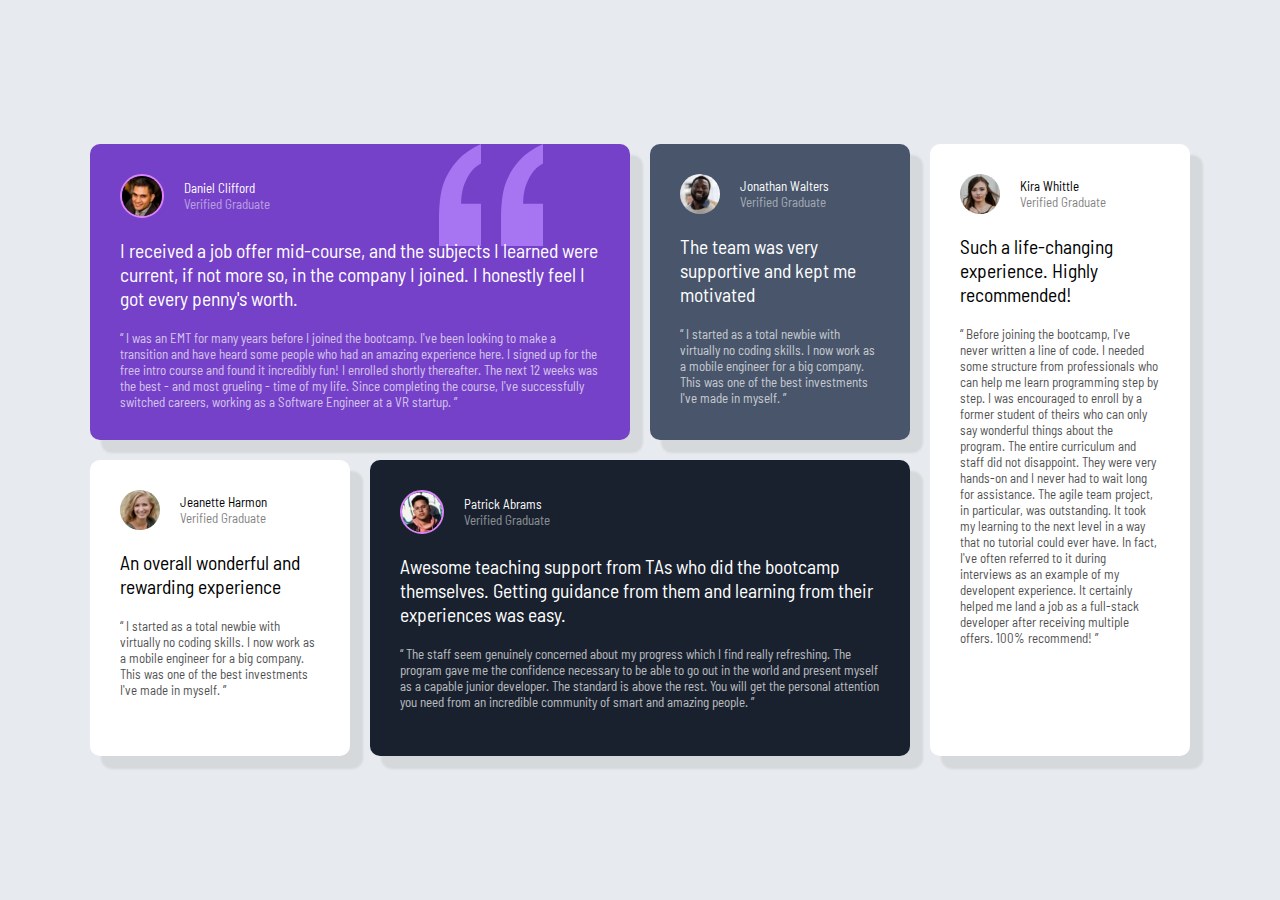
<file: index.html>
<!DOCTYPE html>
<html lang="en">

<head>
  <meta charset="UTF-8">
  <meta name="viewport" content="width=device-width, initial-scale=1.0">
  <!-- displays site properly based on user's device -->

  <link rel="icon" type="image/png" sizes="32x32" href="./images/favicon-32x32.png">

  <title>Frontend Mentor | [Challenge Name Here]</title>

  <link rel="preconnect" href="https://fonts.googleapis.com">
  <link rel="preconnect" href="https://fonts.gstatic.com" crossorigin>
  <link href="https://fonts.googleapis.com/css2?family=Barlow+Semi+Condensed:ital,wght@0,100;0,200;0,300;0,400;0,500;0,600;0,700;0,800;0,900;1,100;1,200;1,300;1,400;1,500;1,600;1,700;1,800;1,900&display=swap" rel="stylesheet">

  <link rel="stylesheet" href="./styles.css">

</head>

<body>
  <main>
    <section id="testimonials">
      <div class="card" id="daniel_card">
        <div class="profile">
          <img src="./images/image-daniel.jpg" alt="picture of daniel">
          <div>
            <div>Daniel Clifford</div>
            <div>Verified Graduate</div>
          </div>
        </div>

        <p>
          I received a job offer mid-course, and the subjects I learned were current, if not more so,
          in the company I joined. I honestly feel I got every penny's worth.
        </p>

        <p>
          “ I was an EMT for many years before I joined the bootcamp. I've been looking to make a
          transition and have heard some people who had an amazing experience here. I signed up
          for the free intro course and found it incredibly fun! I enrolled shortly thereafter.
          The next 12 weeks was the best - and most grueling - time of my life. Since completing
          the course, I've successfully switched careers, working as a Software Engineer at a VR startup. ”
        </p>
      </div>

      <div class="card" id="jonathan_card">
        <div class="profile">
          <img src="./images/image-jonathan.jpg" alt="picture of jonathan">
          <div>
            <div>Jonathan Walters</div>
            <div>Verified Graduate</div>
          </div>
        </div>

        <p>
          The team was very supportive and kept me motivated
        </p>

        <p>
          “ I started as a total newbie with virtually no coding skills. I now work as a mobile engineer
          for a big company. This was one of the best investments I've made in myself. ”
        </p>
      </div>



      <div class="card" id="jeanette_card">
        <div class="profile">
          <img src="./images/image-jeanette.jpg" alt="picture of jeanette">
          <div>
            <div>Jeanette Harmon</div>
            <div>Verified Graduate</div>
          </div>
        </div>

        <p>
          An overall wonderful and rewarding experience
        </p>

        <p>
          “ I started as a total newbie with virtually no coding skills. I now work as a mobile engineer
          for a big company. This was one of the best investments I've made in myself. ”
        </p>
      </div>


      <div class="card" id="patrick_card">
        <div class="profile">
          <img src="./images/image-patrick.jpg" alt="picture of patrick">
          <div>
            <div>Patrick Abrams</div>
            <div>Verified Graduate</div>
          </div>
        </div>

        <p>
          Awesome teaching support from TAs who did the bootcamp themselves. Getting guidance from them and
          learning from their experiences was easy.
        </p>

        <p>
          “ The staff seem genuinely concerned about my progress which I find really refreshing. The program
          gave me the confidence necessary to be able to go out in the world and present myself as a capable
          junior developer. The standard is above the rest. You will get the personal attention you need from
          an incredible community of smart and amazing people. ”
        </p>
      </div>



      <div class="card" id="kira_card">
        <div class="profile">
          <img src="./images/image-kira.jpg" alt="picture of kira">
          <div>
            <div>Kira Whittle</div>
            <div>Verified Graduate</div>
          </div>
        </div>

        <p>
          Such a life-changing experience. Highly recommended!
        </p>

        <p>
          “ Before joining the bootcamp, I've never written a line of code. I needed some structure from
          professionals who can help me learn programming step by step. I was encouraged to enroll by a former
          student of theirs who can only say wonderful things about the program. The entire curriculum and staff
          did not disappoint. They were very hands-on and I never had to wait long for assistance. The agile team
          project, in particular, was outstanding. It took my learning to the next level in a way that no tutorial
          could ever have. In fact, I've often referred to it during interviews as an example of my developent
          experience. It certainly helped me land a job as a full-stack developer after receiving multiple offers.
          100% recommend! ”
        </p>
      </div>

    </section>
  </main>
</body>

</html>
</file>
<file: styles.css>
* {
    margin: 0px;
    padding: 0px;
}

body {
    font-family: 'Barlow Semi Condensed', sans-serif;
}

main {
    display: flex;
    justify-content: center;
    align-items: center;
    height: 100vh;
    background-color: hsl(214, 17%, 92%);
}

#testimonials {
    display: grid;
    grid-template-columns: repeat(4, 1fr);
    grid-template-rows: 1fr 1fr;
    max-width: 1100px;
    margin: 30px;
    gap: 20px;
    font-size: 13px;
}

.card {
    border-radius: 10px;
    padding: 30px;
    box-shadow: 12px 12px 2px 1px rgba(149, 149, 150, 0.2);
}

#daniel_card {
    grid-column: 1 / 3;
    grid-row: 1 / 2;
    background-color: hsl(263, 55%, 52%);
    background-image: url('./images/bg-pattern-quotation.svg');
    background-repeat: no-repeat;
    background-position-x: 80%;
}

#daniel_card, #jonathan_card, #patrick_card {
    color: hsl(0, 0%, 100%);
}

#daniel_card img, #patrick_card img {
    border: 2px solid rgb(219, 132, 250);
}

#jonathan_card {
    background-color: hsl(217, 19%, 35%);
}

#kira_card {
    background-color: hsl(0, 0%, 100%);
    grid-column: 4 / 5;
    grid-row: 1 / 3;
}

#jeanette_card {
    background-color: hsl(0, 0%, 100%);
}

#patrick_card {
    grid-column: 2 / 4;
    background-color: hsl(219, 29%, 14%);
}

.profile {
    display: flex;
}

.profile > img {
    border-radius: 50%;
    margin-right: 20px;
    height: 40px;
}

.profile > div {
    display: flex;
    flex-direction: column;
    justify-content: center;
}

.profile > div :last-child {
    opacity: 50%;
}

.profile + p {
    font-size: 1.5em;
}

.card > :last-child {
    opacity: 70%;
}

#testimonials p {
    margin-top: 20px;
}

@media (max-width: 950px) {
    main {
        height: 100%;
    }
    #testimonials {
        display: flex;
        flex-direction: column;
    }
}
</file>
